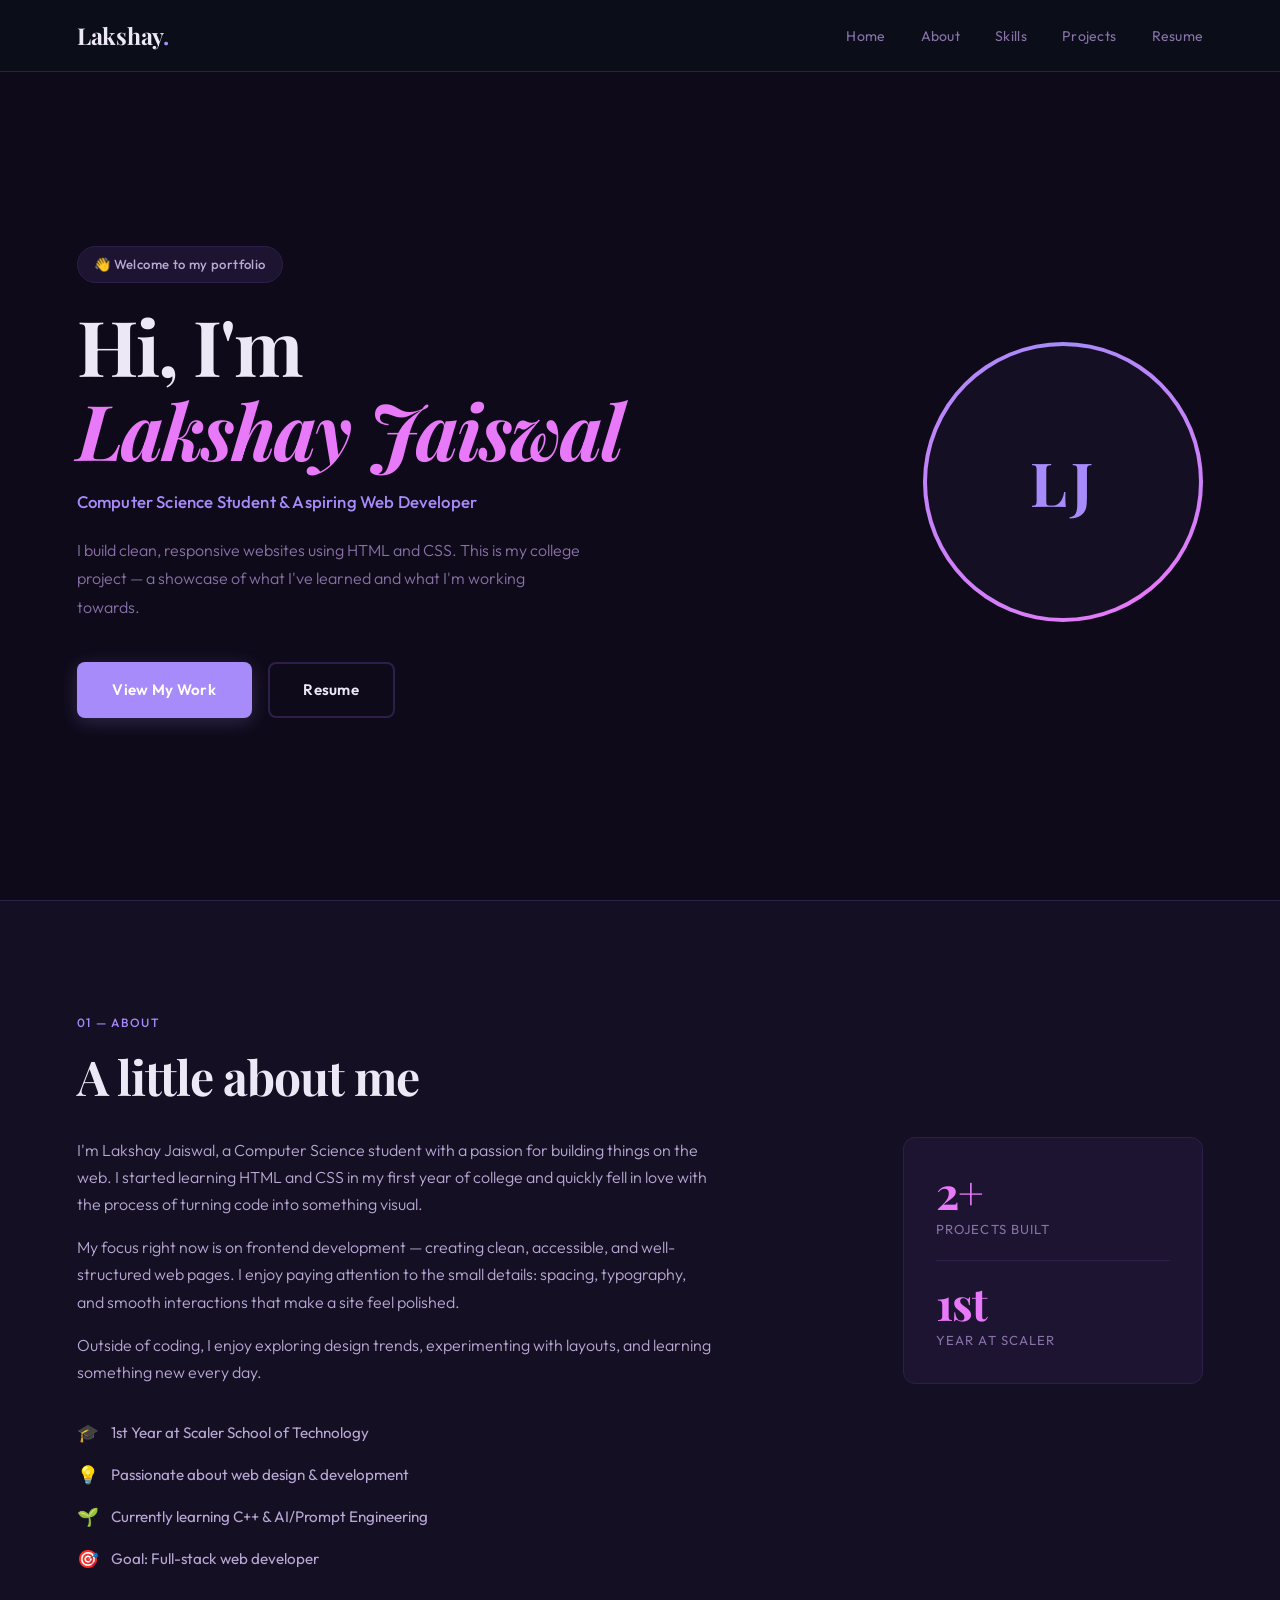
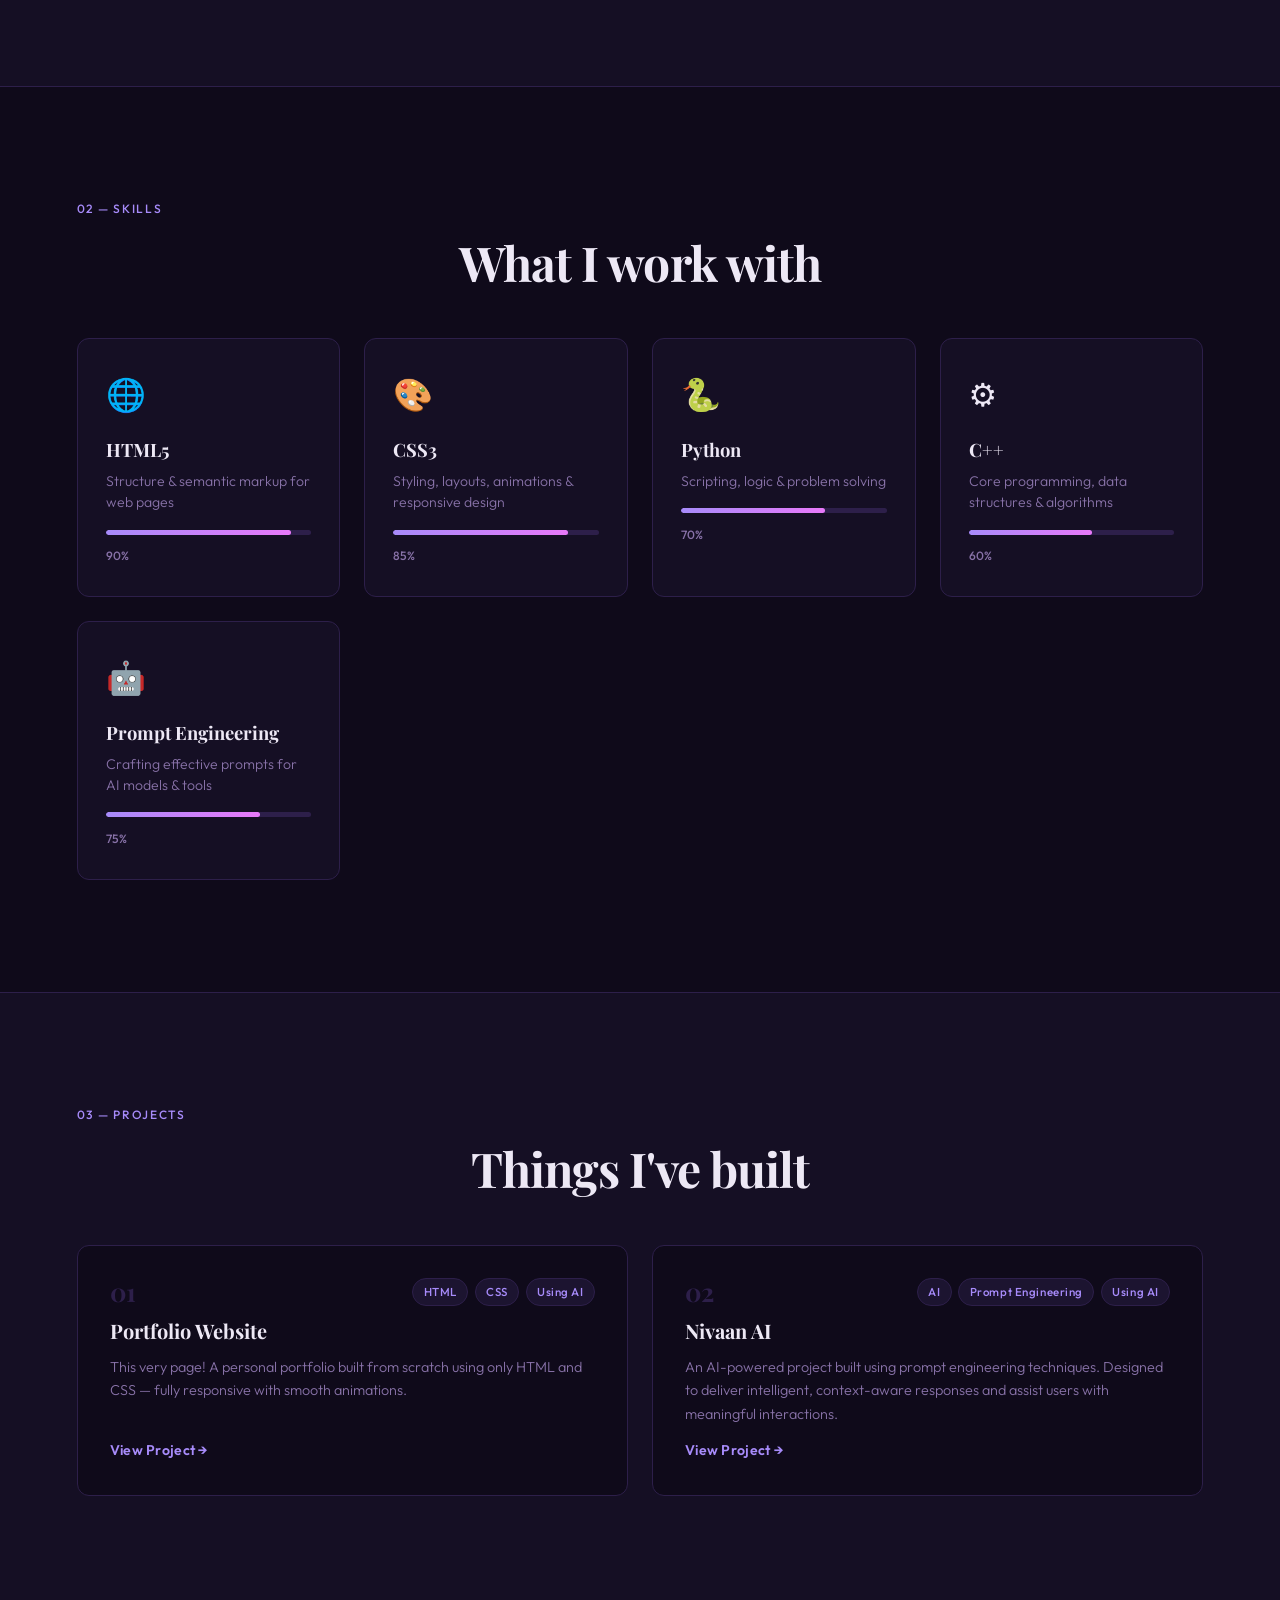
<file: index.html>
<!DOCTYPE html>
<html lang="en">
<head>
  <meta charset="UTF-8" />
  <meta name="viewport" content="width=device-width, initial-scale=1.0" />
  <title>Lakshay Jaiswal — Portfolio</title>
  <link rel="stylesheet" href="index.css" />
  <link rel="preconnect" href="https://fonts.googleapis.com" />
  <link rel="preconnect" href="https://fonts.gstatic.com" crossorigin />
  <link href="https://fonts.googleapis.com/css2?family=Playfair+Display:ital,wght@0,400;0,700;1,400&family=Outfit:wght@300;400;500;600;700&display=swap" rel="stylesheet" />
</head>
<body>

  <header class="navbar">
    <div class="nav-brand">Lakshay<span>.</span></div>
    <nav>
      <ul class="nav-links">
        <li><a href="#home">Home</a></li>
        <li><a href="#about">About</a></li>
        <li><a href="#skills">Skills</a></li>
        <li><a href="#projects">Projects</a></li>
        <li><a href="resume.html">Resume</a></li>
      </ul>
    </nav>
  </header>

  <section class="hero" id="home">
    <div class="hero-content">
      <span class="badge">👋 Welcome to my portfolio</span>
      <h1 class="hero-title">
        Hi, I'm <br />
        <span class="highlight">Lakshay Jaiswal</span>
      </h1>
      <p class="hero-role">Computer Science Student &amp; Aspiring Web Developer</p>
      <p class="hero-desc">
        I build clean, responsive websites using HTML and CSS.
        This is my college project — a showcase of what I've learned
        and what I'm working towards.
      </p>
      <div class="hero-btns">
        <a href="#projects" class="btn btn-primary">View My Work</a>
        <a href="resume.html" class="btn btn-outline">Resume</a>
      </div>
    </div>
    <div class="hero-avatar">
      <div class="avatar-ring">
        <div class="avatar-box">LJ</div>
      </div>
      <div class="avatar-glow"></div>
    </div>
  </section>


  <section class="section about" id="about">
    <div class="section-label">01 — About</div>
    <h2 class="section-title">A little about me</h2>
    <div class="about-grid">
      <div class="about-text">
        <p>
          I'm Lakshay Jaiswal, a Computer Science student with a passion for building
          things on the web. I started learning HTML and CSS in my first year of college
          and quickly fell in love with the process of turning code into something visual.
        </p>
        <p>
          My focus right now is on frontend development — creating clean, accessible,
          and well-structured web pages. I enjoy paying attention to the small details:
          spacing, typography, and smooth interactions that make a site feel polished.
        </p>
        <p>
          Outside of coding, I enjoy exploring design trends, experimenting with layouts,
          and learning something new every day.
        </p>
        <ul class="about-facts">
          <li><span class="fact-icon">🎓</span> 1st Year at Scaler School of Technology</li>
          <li><span class="fact-icon">💡</span> Passionate about web design &amp; development</li>
          <li><span class="fact-icon">🌱</span> Currently learning C++ &amp; AI/Prompt Engineering</li>
          <li><span class="fact-icon">🎯</span> Goal: Full-stack web developer</li>
        </ul>
      </div>
      <div class="about-card">
        <div class="card-stat">
          <span class="stat-num">2+</span>
          <span class="stat-label">Projects built</span>
        </div>
        <div class="card-divider"></div>
        <div class="card-stat">
          <span class="stat-num">1st</span>
          <span class="stat-label">Year at Scaler</span>
        </div>
      </div>
    </div>
  </section>

  <section class="section skills" id="skills">
    <div class="section-label">02 — Skills</div>
    <h2 class="section-title centered">What I work with</h2>
    <div class="skills-grid">

      <div class="skill-card">
        <div class="skill-icon">🌐</div>
        <h3 class="skill-name">HTML5</h3>
        <p class="skill-desc">Structure &amp; semantic markup for web pages</p>
        <div class="skill-bar-track">
          <div class="skill-bar-fill" style="--pct: 90%;"></div>
        </div>
        <span class="skill-pct">90%</span>
      </div>

      <div class="skill-card">
        <div class="skill-icon">🎨</div>
        <h3 class="skill-name">CSS3</h3>
        <p class="skill-desc">Styling, layouts, animations &amp; responsive design</p>
        <div class="skill-bar-track">
          <div class="skill-bar-fill" style="--pct: 85%;"></div>
        </div>
        <span class="skill-pct">85%</span>
      </div>

      <div class="skill-card">
        <div class="skill-icon">🐍</div>
        <h3 class="skill-name">Python</h3>
        <p class="skill-desc">Scripting, logic &amp; problem solving</p>
        <div class="skill-bar-track">
          <div class="skill-bar-fill" style="--pct: 70%;"></div>
        </div>
        <span class="skill-pct">70%</span>
      </div>

      <div class="skill-card">
        <div class="skill-icon">⚙️</div>
        <h3 class="skill-name">C++</h3>
        <p class="skill-desc">Core programming, data structures &amp; algorithms</p>
        <div class="skill-bar-track">
          <div class="skill-bar-fill" style="--pct: 60%;"></div>
        </div>
        <span class="skill-pct">60%</span>
      </div>

      <div class="skill-card">
        <div class="skill-icon">🤖</div>
        <h3 class="skill-name">Prompt Engineering</h3>
        <p class="skill-desc">Crafting effective prompts for AI models &amp; tools</p>
        <div class="skill-bar-track">
          <div class="skill-bar-fill" style="--pct: 75%;"></div>
        </div>
        <span class="skill-pct">75%</span>
      </div>

    </div>
  </section>
  <section class="section projects" id="projects">
    <div class="section-label">03 — Projects</div>
    <h2 class="section-title centered">Things I've built</h2>
    <div class="projects-grid">

      <article class="project-card">
        <div class="project-top">
          <span class="project-num">01</span>
          <div class="project-tags">
            <span class="tag">HTML</span>
            <span class="tag">CSS</span>
            <span class="tag">Using AI</span>
          </div>
        </div>
        <h3 class="project-title">Portfolio Website</h3>
        <p class="project-desc">
          This very page! A personal portfolio built from scratch
          using only HTML and CSS — fully responsive with smooth animations.
        </p>
        <a href="#home" class="project-link">View Project →</a>
      </article>

      <article class="project-card">
        <div class="project-top">
          <span class="project-num">02</span>
          <div class="project-tags">
            <span class="tag">AI</span>
            <span class="tag">Prompt Engineering</span>
            <span class="tag">Using AI</span>
          </div>
        </div>
        <h3 class="project-title">Nivaan AI</h3>
        <p class="project-desc">
          An AI-powered project built using prompt engineering techniques.
          Designed to deliver intelligent, context-aware responses and
          assist users with meaningful interactions.
        </p>
        <a href="#projects" class="project-link">View Project →</a>
      </article>

    </div>
  </section>

</body>
</html>
</file>
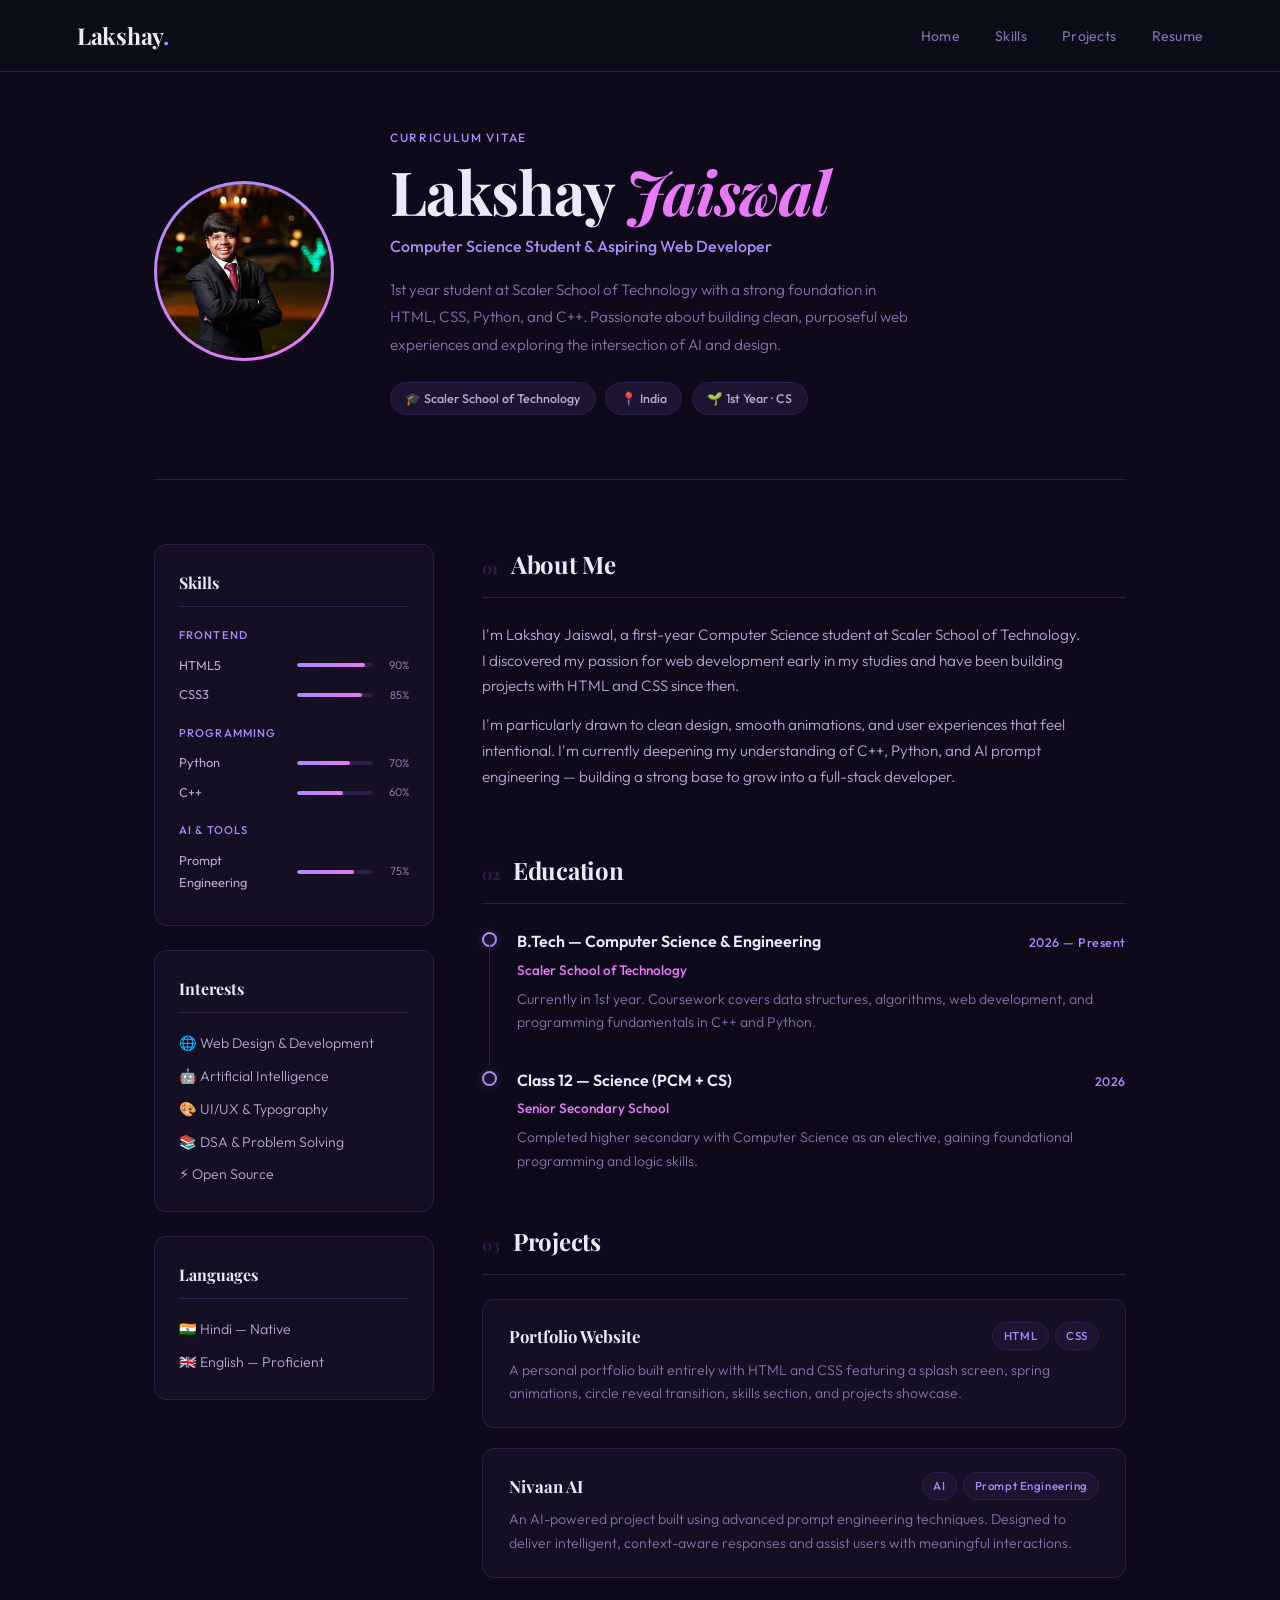
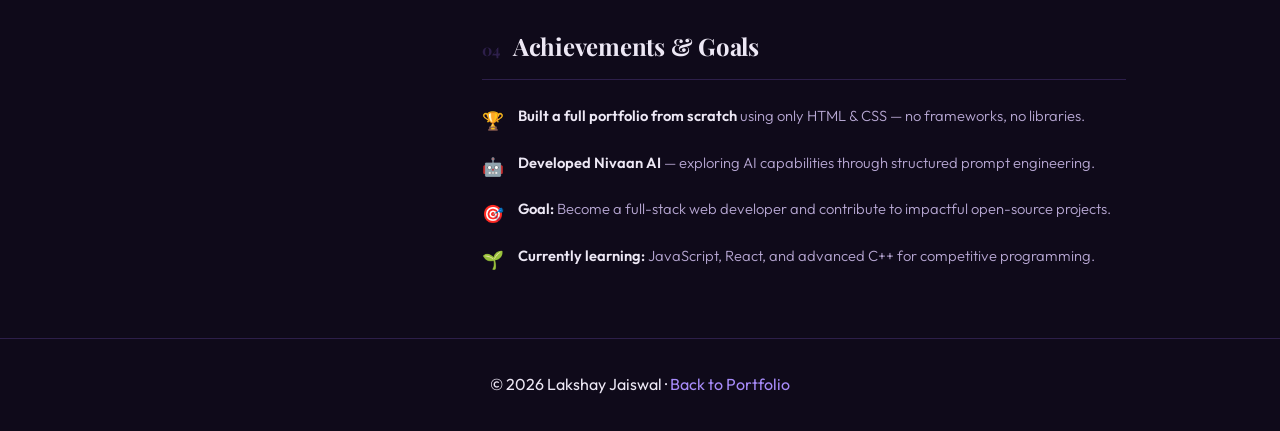
<file: resume.html>
<!DOCTYPE html>
<html lang="en">
<head>
  <meta charset="UTF-8" />
  <meta name="viewport" content="width=device-width, initial-scale=1.0" />
  <title>Lakshay Jaiswal — Resume</title>
  <link rel="stylesheet" href="index.css" />
  <link rel="stylesheet" href="resume.css" />
  <link rel="preconnect" href="https://fonts.googleapis.com" />
  <link rel="preconnect" href="https://fonts.gstatic.com" crossorigin />
  <link href="https://fonts.googleapis.com/css2?family=Playfair+Display:ital,wght@0,400;0,700;1,400&family=Outfit:wght@300;400;500;600;700&display=swap" rel="stylesheet" />
</head>
<body>

  <header class="navbar">
    <div class="nav-brand"><a href="index.html" style="color:inherit">Lakshay<span>.</span></a></div>
    <nav>
      <ul class="nav-links">
        <li><a href="index.html#home">Home</a></li>
        <li><a href="index.html#skills">Skills</a></li>
        <li><a href="index.html#projects">Projects</a></li>
        <li><a href="resume.html" class="active">Resume</a></li>
      </ul>
    </nav>
  </header>

  <div class="page">
    <section class="identity">
      <div class="identity-left">
        <div class="photo-ring">
          <img src="photo.jpg" alt="Lakshay Jaiswal" class="profile-photo" />
        </div>
        <div class="avatar-glow"></div>
      </div>
      <div class="identity-right">
        <p class="identity-eyebrow">Curriculum Vitae</p>
        <h1 class="identity-name">Lakshay <span>Jaiswal</span></h1>
        <p class="identity-role">Computer Science Student &amp; Aspiring Web Developer</p>
        <p class="identity-bio">
          1st year student at Scaler School of Technology with a strong foundation
          in HTML, CSS, Python, and C++. Passionate about building clean, purposeful
          web experiences and exploring the intersection of AI and design.
        </p>
        <div class="identity-chips">
          <span class="chip">🎓 Scaler School of Technology</span>
          <span class="chip">📍 India</span>
          <span class="chip">🌱 1st Year · CS</span>
        </div>
      </div>
    </section>

    <div class="resume-body">
      <aside class="resume-aside">

        <div class="card">
          <h2 class="card-title">Skills</h2>

          <div class="skill-group">
            <p class="skill-group-label">Frontend</p>
            <div class="skill-row">
              <span class="skill-name-sm">HTML5</span>
              <div class="bar-track"><div class="bar-fill" style="--pct:90%"></div></div>
              <span class="pct">90%</span>
            </div>
            <div class="skill-row">
              <span class="skill-name-sm">CSS3</span>
              <div class="bar-track"><div class="bar-fill" style="--pct:85%"></div></div>
              <span class="pct">85%</span>
            </div>
          </div>

          <div class="skill-group">
            <p class="skill-group-label">Programming</p>
            <div class="skill-row">
              <span class="skill-name-sm">Python</span>
              <div class="bar-track"><div class="bar-fill" style="--pct:70%"></div></div>
              <span class="pct">70%</span>
            </div>
            <div class="skill-row">
              <span class="skill-name-sm">C++</span>
              <div class="bar-track"><div class="bar-fill" style="--pct:60%"></div></div>
              <span class="pct">60%</span>
            </div>
          </div>

          <div class="skill-group">
            <p class="skill-group-label">AI &amp; Tools</p>
            <div class="skill-row">
              <span class="skill-name-sm">Prompt Engineering</span>
              <div class="bar-track"><div class="bar-fill" style="--pct:75%"></div></div>
              <span class="pct">75%</span>
            </div>
          </div>
        </div>


        <div class="card">
          <h2 class="card-title">Interests</h2>
          <ul class="interest-list">
            <li>🌐 Web Design &amp; Development</li>
            <li>🤖 Artificial Intelligence</li>
            <li>🎨 UI/UX &amp; Typography</li>
            <li>📚 DSA &amp; Problem Solving</li>
            <li>⚡ Open Source</li>
          </ul>
        </div>


        <div class="card">
          <h2 class="card-title">Languages</h2>
          <ul class="interest-list">
            <li>🇮🇳 Hindi — Native</li>
            <li>🇬🇧 English — Proficient</li>
          </ul>
        </div>

      </aside>


      <main class="resume-main">


        <section class="resume-section">
          <div class="section-header">
            <span class="section-num">01</span>
            <h2 class="section-heading">About Me</h2>
          </div>
          <div class="section-body">
            <p>
              I'm Lakshay Jaiswal, a first-year Computer Science student at
              Scaler School of Technology. I discovered my passion for web
              development early in my studies and have been building projects
              with HTML and CSS since then.
            </p>
            <p>
              I'm particularly drawn to clean design, smooth animations, and
              user experiences that feel intentional. I'm currently deepening
              my understanding of C++, Python, and AI prompt engineering —
              building a strong base to grow into a full-stack developer.
            </p>
          </div>
        </section>

        <section class="resume-section">
          <div class="section-header">
            <span class="section-num">02</span>
            <h2 class="section-heading">Education</h2>
          </div>
          <div class="timeline">
            <div class="timeline-item">
              <div class="timeline-dot"></div>
              <div class="timeline-content">
                <div class="timeline-top">
                  <h3 class="timeline-title">B.Tech — Computer Science &amp; Engineering</h3>
                  <span class="timeline-date">2026 — Present</span>
                </div>
                <p class="timeline-org">Scaler School of Technology</p>
                <p class="timeline-desc">
                  Currently in 1st year. Coursework covers data structures,
                  algorithms, web development, and programming fundamentals
                  in C++ and Python.
                </p>
              </div>
            </div>
            <div class="timeline-item">
              <div class="timeline-dot"></div>
              <div class="timeline-content">
                <div class="timeline-top">
                  <h3 class="timeline-title">Class 12 — Science (PCM + CS)</h3>
                  <span class="timeline-date">2026</span>
                </div>
                <p class="timeline-org">Senior Secondary School</p>
                <p class="timeline-desc">
                  Completed higher secondary with Computer Science as an
                  elective, gaining foundational programming and logic skills.
                </p>
              </div>
            </div>
          </div>
        </section>

        <section class="resume-section">
          <div class="section-header">
            <span class="section-num">03</span>
            <h2 class="section-heading">Projects</h2>
          </div>
          <div class="project-list">

            <div class="project-item">
              <div class="project-item-top">
                <h3 class="project-item-title">Portfolio Website</h3>
                <div class="project-item-tags">
                  <span class="tag">HTML</span>
                  <span class="tag">CSS</span>
                </div>
              </div>
              <p class="project-item-desc">
                A personal portfolio built entirely with HTML and CSS featuring
                a splash screen, spring animations, circle reveal transition,
                skills section, and projects showcase.
              </p>
            </div>

            <div class="project-item">
              <div class="project-item-top">
                <h3 class="project-item-title">Nivaan AI</h3>
                <div class="project-item-tags">
                  <span class="tag">AI</span>
                  <span class="tag">Prompt Engineering</span>
                </div>
              </div>
              <p class="project-item-desc">
                An AI-powered project built using advanced prompt engineering
                techniques. Designed to deliver intelligent, context-aware
                responses and assist users with meaningful interactions.
              </p>
            </div>

          </div>
        </section>

        <section class="resume-section">
          <div class="section-header">
            <span class="section-num">04</span>
            <h2 class="section-heading">Achievements &amp; Goals</h2>
          </div>
          <ul class="achieve-list">
            <li>
              <span class="achieve-icon">🏆</span>
              <div>
                <strong>Built a full portfolio from scratch</strong> using only HTML &amp; CSS —
                no frameworks, no libraries.
              </div>
            </li>
            <li>
              <span class="achieve-icon">🤖</span>
              <div>
                <strong>Developed Nivaan AI</strong> — exploring AI capabilities through
                structured prompt engineering.
              </div>
            </li>
            <li>
              <span class="achieve-icon">🎯</span>
              <div>
                <strong>Goal:</strong> Become a full-stack web developer and contribute
                to impactful open-source projects.
              </div>
            </li>
            <li>
              <span class="achieve-icon">🌱</span>
              <div>
                <strong>Currently learning:</strong> JavaScript, React, and advanced
                C++ for competitive programming.
              </div>
            </li>
          </ul>
        </section>

      </main>
    </div>
  </div>

  <footer class="footer">
    <p>© 2026 Lakshay Jaiswal · <a href="index.html">Back to Portfolio</a></p>
  </footer>

</body>
</html>
</file>
<file: index.css>
@import url('https://fonts.googleapis.com/css2?family=Playfair+Display:ital,wght@0,400;0,700;1,400&family=Outfit:wght@300;400;500;600;700&display=swap');


:root {
  --bg:           #0f0a1a;
  --bg-card:      #150f24;
  --bg-card2:     #1c1430;
  --border:       #2d1f4a;
  --accent:       #a78bfa;
  --accent-dark:  #8b5cf6;
  --accent-glow:  rgba(167, 139, 250, 0.22);
  --gold:         #e879f9;
  --green:        #a78bfa;
  --text:         #ede8f5;
  --text-muted:   #8872a8;
  --text-soft:    #b8a8d4;
  --radius:       12px;
  --radius-sm:    8px;
  --font-display: 'Playfair Display', Georgia, serif;
  --font-body:    'Outfit', system-ui, sans-serif;
  --transition:   0.25s ease;
}


*, *::before, *::after {
  margin: 0;
  padding: 0;
  box-sizing: border-box;
}

html {
  scroll-behavior: smooth;
}

body {
  background-color: var(--bg);
  color: var(--text);
  font-family: var(--font-body);
  font-size: 16px;
  line-height: 1.7;
  -webkit-font-smoothing: antialiased;
  overflow-x: hidden;
}

a {
  text-decoration: none;
  color: inherit;
}

ul {
  list-style: none;
}

img {
  max-width: 100%;
  display: block;
}


.splash {
  position: fixed;
  inset: 0;                      
  z-index: 9999;
  background: var(--bg);
  display: flex;
  flex-direction: column;
  align-items: center;
  justify-content: center;
  gap: 1.5rem;
  animation: splash-hide 0.5s ease 2.5s forwards;
  pointer-events: none;           
}

@keyframes splash-hide {
  to {
    opacity: 0;
    visibility: hidden;
  }
}

.splash-logo {
  font-family: var(--font-display);
  font-size: 5rem;
  font-weight: 700;
  color: var(--accent);
  letter-spacing: 0.1em;
  animation: spring-in 0.7s cubic-bezier(0.34, 1.56, 0.64, 1) both;
}

@keyframes spring-in {
  from { opacity: 0; transform: scale(0.4) translateY(30px); }
  to   { opacity: 1; transform: scale(1) translateY(0); }
}

.splash-bar {
  width: 180px;
  height: 4px;
  background: var(--border);
  border-radius: 99px;
  overflow: hidden;
}

.splash-fill {
  height: 100%;
  width: 0;
  background: linear-gradient(90deg, var(--accent), var(--gold));
  border-radius: 99px;
  animation: bar-fill 2s cubic-bezier(0.4, 0, 0.2, 1) 0.3s forwards;
}

@keyframes bar-fill {
  from { width: 0%; }
  to   { width: 100%; }
}

.splash-label {
  font-size: 0.78rem;
  color: var(--text-muted);
  letter-spacing: 0.14em;
  text-transform: uppercase;
  animation: fade-up 0.5s ease 0.3s both;
}

.navbar {
  position: fixed;
  top: 0;
  left: 0;
  right: 0;
  z-index: 500;
  display: flex;
  align-items: center;
  justify-content: space-between;
  padding: 1rem 6%;
  background: rgba(12, 15, 26, 0.82);
  backdrop-filter: blur(14px);
  -webkit-backdrop-filter: blur(14px);
  border-bottom: 1px solid var(--border);
  animation: fade-down 0.4s ease 0.1s both;
}

@keyframes fade-down {
  from { opacity: 0; transform: translateY(-20px); }
  to   { opacity: 1; transform: translateY(0); }
}

.nav-brand {
  font-family: var(--font-display);
  font-size: 1.45rem;
  font-weight: 700;
  color: var(--text);
  letter-spacing: -0.01em;
}

.nav-brand span {
  color: var(--accent);
}

.nav-links {
  display: flex;
  gap: 2.2rem;
}

.nav-links a {
  font-size: 0.88rem;
  font-weight: 400;
  color: var(--text-muted);
  letter-spacing: 0.02em;
  transition: color var(--transition);
  position: relative;
}

.nav-links a::after {
  content: '';
  position: absolute;
  bottom: -3px;
  left: 0;
  width: 0;
  height: 1.5px;
  background: var(--accent);
  transition: width var(--transition);
}

.nav-links a:hover {
  color: var(--text);
}

.nav-links a:hover::after {
  width: 100%;
}

.section {
  padding: 7rem 6%;
}

.section-label {
  font-size: 0.75rem;
  font-weight: 500;
  color: var(--accent);
  letter-spacing: 0.14em;
  text-transform: uppercase;
  margin-bottom: 1rem;
}

.section-title {
  font-family: var(--font-display);
  font-size: clamp(2rem, 4vw, 3rem);
  font-weight: 700;
  line-height: 1.15;
  letter-spacing: -0.02em;
  color: var(--text);
  margin-bottom: 2rem;
}

.section-title.centered {
  text-align: center;
  margin-bottom: 3rem;
}


.hero {
  min-height: 100vh;
  display: flex;
  align-items: center;
  justify-content: space-between;
  gap: 4rem;
  padding: 10rem 6% 6rem;
}

.hero-content {
  max-width: 580px;
  animation: fade-up 0.5s ease 0.2s both;
}

.badge {
  display: inline-block;
  padding: 0.4rem 1rem;
  background: var(--bg-card2);
  border: 1px solid var(--border);
  border-radius: 99px;
  font-size: 0.82rem;
  font-weight: 500;
  color: var(--text-soft);
  letter-spacing: 0.03em;
  margin-bottom: 1.25rem;
}

.hero-title {
  font-family: var(--font-display);
  font-size: clamp(3rem, 6vw, 5rem);
  font-weight: 700;
  line-height: 1.1;
  letter-spacing: -0.025em;
  color: var(--text);
  margin-bottom: 1rem;
}

.hero-title .highlight {
  color: var(--gold);
  font-style: italic;
}

.hero-role {
  font-size: 1.05rem;
  font-weight: 500;
  color: var(--accent);
  margin-bottom: 1.2rem;
  letter-spacing: 0.01em;
}

.hero-desc {
  font-size: 1rem;
  font-weight: 300;
  color: var(--text-muted);
  max-width: 46ch;
  line-height: 1.8;
  margin-bottom: 2.5rem;
}

/* BUTTONS */
.hero-btns {
  display: flex;
  gap: 1rem;
  flex-wrap: wrap;
}

.btn {
  display: inline-block;
  padding: 0.82rem 2.1rem;
  border-radius: var(--radius-sm);
  font-family: var(--font-body);
  font-size: 0.95rem;
  font-weight: 600;
  cursor: pointer;
  letter-spacing: 0.02em;
  transition: transform var(--transition), box-shadow var(--transition), background var(--transition), color var(--transition);
  border: 2px solid transparent;
}

.btn-primary {
  background: var(--accent);
  color: #ffffff;
  box-shadow: 0 4px 18px var(--accent-glow);
}

.btn-primary:hover {
  background: #6ba3ff;
  transform: translateY(-3px);
  box-shadow: 0 10px 30px rgba(79, 142, 247, 0.45);
}

.btn-primary:active {
  animation: spring-click 0.45s cubic-bezier(0.34, 1.56, 0.64, 1);
}

@keyframes spring-click {
  0%   { transform: scale(1); }
  20%  { transform: scale(0.87); }
  50%  { transform: scale(1.16); }
  72%  { transform: scale(0.96); }
  88%  { transform: scale(1.04); }
  100% { transform: scale(1); }
}

.btn-outline {
  background: transparent;
  color: var(--text);
  border-color: var(--border);
}

.btn-outline:hover {
  border-color: var(--accent);
  color: var(--accent);
  transform: translateY(-3px);
}

.full-width {
  width: 100%;
  text-align: center;
}


.hero-avatar {
  position: relative;
  flex-shrink: 0;
  animation: fade-in 0.6s ease 0.3s both;
}

.avatar-ring {
  width: 280px;
  height: 280px;
  border-radius: 50%;
  background: conic-gradient(
    from 0deg,
    var(--accent)  0%,
    var(--gold)   40%,
    var(--accent) 100%
  );
  padding: 4px;
  display: flex;
  align-items: center;
  justify-content: center;
  animation: spin-slow 9s linear infinite;
}

.avatar-box {
  width: 100%;
  height: 100%;
  border-radius: 50%;
  background: var(--bg-card);
  display: flex;
  align-items: center;
  justify-content: center;
  font-family: var(--font-display);
  font-size: 3.8rem;
  font-weight: 700;
  color: var(--accent);
  letter-spacing: 0.06em;
}

.avatar-glow {
  position: absolute;
  inset: 10%;
  border-radius: 50%;
  background: radial-gradient(circle, var(--accent-glow) 0%, transparent 70%);
  z-index: -1;
  animation: pulse-glow 3s ease-in-out infinite;
}

@keyframes spin-slow {
  to { transform: rotate(360deg); }
}

@keyframes pulse-glow {
  0%, 100% { opacity: 0.4; transform: scale(1); }
  50%       { opacity: 1;   transform: scale(1.15); }
}


.about {
  background: var(--bg-card);
  border-top: 1px solid var(--border);
  border-bottom: 1px solid var(--border);
}

.about-grid {
  display: grid;
  grid-template-columns: 1fr 300px;
  gap: 4rem;
  align-items: start;
}

.about-text p {
  color: var(--text-soft);
  font-weight: 300;
  margin-bottom: 1rem;
  max-width: 58ch;
}

.about-facts {
  margin-top: 2rem;
  display: flex;
  flex-direction: column;
  gap: 0.75rem;
}

.about-facts li {
  display: flex;
  align-items: center;
  gap: 0.75rem;
  font-size: 0.95rem;
  color: var(--text-soft);
}

.fact-icon { font-size: 1.1rem; }

.about-card {
  background: var(--bg-card2);
  border: 1px solid var(--border);
  border-radius: var(--radius);
  padding: 2rem;
  display: flex;
  flex-direction: column;
  gap: 1.25rem;
}

.card-stat {
  display: flex;
  flex-direction: column;
  gap: 0.2rem;
}

.stat-num {
  font-family: var(--font-display);
  font-size: 2.8rem;
  font-weight: 700;
  color: var(--gold);
  line-height: 1;
  letter-spacing: -0.02em;
}

.stat-label {
  font-size: 0.82rem;
  color: var(--text-muted);
  text-transform: uppercase;
  letter-spacing: 0.08em;
}

.card-divider {
  height: 1px;
  background: var(--border);
}

.skills-grid {
  display: grid;
  grid-template-columns: repeat(auto-fit, minmax(260px, 1fr));
  gap: 1.5rem;
}

.skill-card {
  background: var(--bg-card);
  border: 1px solid var(--border);
  border-radius: var(--radius);
  padding: 1.75rem;
  transition: transform var(--transition), border-color var(--transition), box-shadow var(--transition);
}

.skill-card:hover {
  transform: translateY(-4px);
  border-color: var(--accent);
  box-shadow: 0 8px 30px var(--accent-glow);
}

.skill-icon {
  font-size: 2rem;
  margin-bottom: 0.75rem;
}

.skill-name {
  font-family: var(--font-display);
  font-size: 1.15rem;
  font-weight: 700;
  color: var(--text);
  margin-bottom: 0.4rem;
}

.skill-desc {
  font-size: 0.88rem;
  color: var(--text-muted);
  font-weight: 300;
  margin-bottom: 1rem;
  line-height: 1.5;
}


.skill-bar-track {
  height: 5px;
  background: var(--border);
  border-radius: 99px;
  overflow: hidden;
  margin-bottom: 0.4rem;
}

.skill-bar-fill {
  height: 100%;
  width: var(--pct);
  background: linear-gradient(90deg, var(--accent), var(--gold));
  border-radius: 99px;
  animation: bar-grow 1.2s cubic-bezier(0.4, 0, 0.2, 1) both;
}

@keyframes bar-grow {
  from { width: 0; }
  to   { width: var(--pct); }
}

.skill-pct {
  font-size: 0.75rem;
  color: var(--text-muted);
  font-weight: 500;
}


.projects {
  background: var(--bg-card);
  border-top: 1px solid var(--border);
  border-bottom: 1px solid var(--border);
}

.projects-grid {
  display: grid;
  grid-template-columns: repeat(auto-fit, minmax(280px, 1fr));
  gap: 1.5rem;
}

.project-card {
  background: var(--bg);
  border: 1px solid var(--border);
  border-radius: var(--radius);
  padding: 2rem;
  display: flex;
  flex-direction: column;
  gap: 0.75rem;
  transition: transform var(--transition), border-color var(--transition), box-shadow var(--transition);
}

.project-card:hover {
  transform: translateY(-5px);
  border-color: var(--gold);
  box-shadow: 0 10px 35px rgba(240, 192, 96, 0.12);
}

.project-top {
  display: flex;
  align-items: center;
  justify-content: space-between;
}

.project-num {
  font-family: var(--font-display);
  font-size: 1.6rem;
  font-weight: 700;
  color: var(--border);
  letter-spacing: -0.02em;
  line-height: 1;
}

.project-tags {
  display: flex;
  gap: 0.4rem;
  flex-wrap: wrap;
}

.tag {
  padding: 0.2rem 0.65rem;
  background: var(--bg-card2);
  border: 1px solid var(--border);
  border-radius: 99px;
  font-size: 0.72rem;
  font-weight: 500;
  color: var(--accent);
  letter-spacing: 0.05em;
}

.project-title {
  font-family: var(--font-display);
  font-size: 1.25rem;
  font-weight: 700;
  color: var(--text);
  line-height: 1.3;
}

.project-desc {
  font-size: 0.9rem;
  color: var(--text-muted);
  font-weight: 300;
  line-height: 1.65;
  flex: 1;
}

.project-link {
  font-size: 0.88rem;
  font-weight: 600;
  color: var(--accent);
  letter-spacing: 0.02em;
  transition: color var(--transition), gap var(--transition);
  align-self: flex-start;
}

.project-link:hover {
  color: var(--gold);
}


.contact-section {
  background: var(--bg-card);
  border-top: 1px solid var(--border);
}

.contact-sub {
  text-align: center;
  color: var(--text-muted);
  font-weight: 300;
  max-width: 44ch;
  margin: -1.5rem auto 3rem;
  font-size: 0.98rem;
}

.contact-grid {
  display: grid;
  grid-template-columns: 1fr 1.5fr;
  gap: 4rem;
  align-items: start;
}

.contact-info {
  display: flex;
  flex-direction: column;
  gap: 2rem;
}

.contact-item {
  display: flex;
  align-items: flex-start;
  gap: 1rem;
}

.contact-icon {
  font-size: 1.5rem;
  margin-top: 0.1rem;
}

.contact-label {
  font-size: 0.75rem;
  color: var(--text-muted);
  text-transform: uppercase;
  letter-spacing: 0.1em;
  margin-bottom: 0.2rem;
}

.contact-value {
  font-size: 0.95rem;
  color: var(--accent);
  font-weight: 400;
  text-decoration: none;
  transition: color var(--transition);
}

.contact-value:hover { color: var(--gold); }

.contact-form {
  display: flex;
  flex-direction: column;
  gap: 1.25rem;
}

.form-group {
  display: flex;
  flex-direction: column;
  gap: 0.4rem;
}

.form-group label {
  font-size: 0.82rem;
  font-weight: 500;
  color: var(--text-soft);
  letter-spacing: 0.04em;
  text-transform: uppercase;
}

.form-group input,
.form-group textarea {
  background: var(--bg);
  border: 1px solid var(--border);
  border-radius: var(--radius-sm);
  padding: 0.8rem 1rem;
  font-family: var(--font-body);
  font-size: 0.95rem;
  color: var(--text);
  outline: none;
  resize: vertical;
  transition: border-color var(--transition), box-shadow var(--transition);
}

.form-group input::placeholder,
.form-group textarea::placeholder { color: var(--text-muted); }

.form-group input:focus,
.form-group textarea:focus {
  border-color: var(--accent);
  box-shadow: 0 0 0 3px var(--accent-glow);
}


.footer {
  border-top: 1px solid var(--border);
  padding: 2rem 6%;
  text-align: center;
  display: flex;
  flex-direction: column;
  gap: 0.4rem;
}

.footer-copy {
  font-size: 0.88rem;
  color: var(--text-muted);
}

.footer-note {
  font-size: 0.78rem;
  color: var(--border);
  letter-spacing: 0.06em;
  text-transform: uppercase;
}

@keyframes fade-up {
  from { opacity: 0; transform: translateY(24px); }
  to   { opacity: 1; transform: translateY(0); }
}

@keyframes fade-in {
  from { opacity: 0; }
  to   { opacity: 1; }
}


@media (max-width: 900px) {
  .hero {
    flex-direction: column-reverse;
    text-align: center;
    padding-top: 8rem;
  }

  .hero-desc { max-width: 100%; }

  .hero-btns { justify-content: center; }

  .avatar-ring {
    width: 200px;
    height: 200px;
  }

  .avatar-box { font-size: 2.8rem; }

  .about-grid,
  .contact-grid {
    grid-template-columns: 1fr;
  }

  .nav-links { gap: 1.4rem; }
}

@media (max-width: 600px) {
  .section { padding: 5rem 5%; }

  .navbar { padding: 1rem 5%; }

  .hero { padding: 7rem 5% 4rem; }

  .nav-links { gap: 1rem; }

  .nav-links a { font-size: 0.8rem; }

  .skills-grid,
  .projects-grid {
    grid-template-columns: 1fr;
  }
}
</file>
<file: resume.css>
/* Resume-specific layout — base styles come from index.css */

/* ── PAGE WRAPPER ── */
.page {
  max-width: 1100px;
  margin: 0 auto;
  padding: 8rem 5% 4rem;
}

/* ── IDENTITY / HERO ── */
.identity {
  display: flex;
  gap: 3.5rem;
  align-items: center;
  padding-bottom: 4rem;
  border-bottom: 1px solid var(--border);
  margin-bottom: 4rem;
  animation: fade-up 0.7s ease both;
}

.identity-left {
  position: relative;
  flex-shrink: 0;
}

.identity-eyebrow {
  font-size: 0.75rem;
  font-weight: 500;
  color: var(--accent);
  letter-spacing: 0.14em;
  text-transform: uppercase;
  margin-bottom: 0.6rem;
}

.identity-name {
  font-family: var(--font-display);
  font-size: clamp(2.4rem, 5vw, 3.8rem);
  font-weight: 700;
  line-height: 1.1;
  letter-spacing: -0.02em;
  color: var(--text);
  margin-bottom: 0.5rem;
}

.identity-name span {
  color: var(--gold);
  font-style: italic;
}

.identity-role {
  font-size: 1rem;
  font-weight: 500;
  color: var(--accent);
  margin-bottom: 1rem;
}

.identity-bio {
  font-size: 0.95rem;
  font-weight: 300;
  color: var(--text-muted);
  max-width: 52ch;
  line-height: 1.8;
  margin-bottom: 1.5rem;
}

.identity-chips {
  display: flex;
  gap: 0.6rem;
  flex-wrap: wrap;
}

.chip {
  padding: 0.3rem 0.9rem;
  background: var(--bg-card2);
  border: 1px solid var(--border);
  border-radius: 99px;
  font-size: 0.78rem;
  font-weight: 500;
  color: var(--text-soft);
}

/* ── PROFILE PHOTO ── */
.photo-ring {
  width: 180px;
  height: 180px;
  border-radius: 50%;
  background: conic-gradient(from 0deg, var(--accent) 0%, var(--gold) 40%, var(--accent) 100%);
  padding: 3px;
  display: flex;
  align-items: center;
  justify-content: center;
  animation: spin-slow 9s linear infinite;
  flex-shrink: 0;
}

.profile-photo {
  width: 100%;
  height: 100%;
  border-radius: 50%;
  object-fit: cover;
  object-position: center top;
  display: block;
}

/* ── TWO-COLUMN BODY ── */
.resume-body {
  display: grid;
  grid-template-columns: 280px 1fr;
  gap: 3rem;
  align-items: start;
}

/* ── ASIDE CARDS ── */
.resume-aside {
  display: flex;
  flex-direction: column;
  gap: 1.5rem;
  position: sticky;
  top: 6rem;
}

.card {
  background: var(--bg-card);
  border: 1px solid var(--border);
  border-radius: var(--radius);
  padding: 1.5rem;
}

.card-title {
  font-family: var(--font-display);
  font-size: 1rem;
  font-weight: 700;
  color: var(--text);
  margin-bottom: 1.2rem;
  padding-bottom: 0.6rem;
  border-bottom: 1px solid var(--border);
}

.skill-group { margin-bottom: 1.1rem; }
.skill-group:last-child { margin-bottom: 0; }

.skill-group-label {
  font-size: 0.7rem;
  font-weight: 500;
  color: var(--accent);
  text-transform: uppercase;
  letter-spacing: 0.1em;
  margin-bottom: 0.6rem;
}

.skill-row {
  display: flex;
  align-items: center;
  gap: 0.5rem;
  margin-bottom: 0.5rem;
}

.skill-name-sm {
  font-size: 0.8rem;
  color: var(--text-soft);
  width: 110px;
  flex-shrink: 0;
}

.bar-track {
  flex: 1;
  height: 4px;
  background: var(--border);
  border-radius: 99px;
  overflow: hidden;
}

.bar-fill {
  height: 100%;
  width: var(--pct);
  background: linear-gradient(90deg, var(--accent), var(--gold));
  border-radius: 99px;
  animation: bar-grow 1.2s cubic-bezier(0.4, 0, 0.2, 1) both;
}

.pct {
  font-size: 0.7rem;
  color: var(--text-muted);
  width: 28px;
  text-align: right;
  flex-shrink: 0;
}

.interest-list {
  display: flex;
  flex-direction: column;
  gap: 0.55rem;
}

.interest-list li {
  font-size: 0.88rem;
  color: var(--text-soft);
  font-weight: 300;
}

/* ── MAIN CONTENT ── */
.resume-main {
  display: flex;
  flex-direction: column;
  gap: 3rem;
}

.section-header {
  display: flex;
  align-items: baseline;
  gap: 0.8rem;
  margin-bottom: 1.5rem;
  padding-bottom: 0.75rem;
  border-bottom: 1px solid var(--border);
}

.section-num {
  font-family: var(--font-display);
  font-size: 1rem;
  font-weight: 700;
  color: var(--border);
}

.section-heading {
  font-family: var(--font-display);
  font-size: 1.5rem;
  font-weight: 700;
  color: var(--text);
  letter-spacing: -0.01em;
}

.section-body p {
  font-size: 0.95rem;
  font-weight: 300;
  color: var(--text-soft);
  max-width: 60ch;
  margin-bottom: 0.8rem;
}

/* ── TIMELINE ── */
.timeline {
  display: flex;
  flex-direction: column;
}

.timeline-item {
  display: flex;
  gap: 1.25rem;
  position: relative;
  padding-bottom: 2rem;
}

.timeline-item:last-child { padding-bottom: 0; }

.timeline-item:not(:last-child)::before {
  content: '';
  position: absolute;
  left: 7px;
  top: 16px;
  bottom: 0;
  width: 1px;
  background: var(--border);
}

.timeline-dot {
  width: 15px;
  height: 15px;
  border-radius: 50%;
  background: var(--bg-card2);
  border: 2px solid var(--accent);
  flex-shrink: 0;
  margin-top: 4px;
  box-shadow: 0 0 8px var(--accent-glow);
}

.timeline-content { flex: 1; }

.timeline-top {
  display: flex;
  align-items: baseline;
  justify-content: space-between;
  gap: 1rem;
  flex-wrap: wrap;
  margin-bottom: 0.2rem;
}

.timeline-title {
  font-size: 1rem;
  font-weight: 600;
  color: var(--text);
}

.timeline-date {
  font-size: 0.78rem;
  color: var(--accent);
  font-weight: 500;
  letter-spacing: 0.04em;
  flex-shrink: 0;
}

.timeline-org {
  font-size: 0.85rem;
  font-weight: 500;
  color: var(--gold);
  margin-bottom: 0.4rem;
}

.timeline-desc {
  font-size: 0.88rem;
  font-weight: 300;
  color: var(--text-muted);
  line-height: 1.65;
}

/* ── PROJECTS ── */
.project-list {
  display: flex;
  flex-direction: column;
  gap: 1.25rem;
}

.project-item {
  background: var(--bg-card);
  border: 1px solid var(--border);
  border-radius: var(--radius);
  padding: 1.4rem 1.6rem;
  transition: border-color var(--transition), transform var(--transition);
}

.project-item:hover {
  border-color: var(--gold);
  transform: translateX(4px);
}

.project-item-top {
  display: flex;
  align-items: center;
  justify-content: space-between;
  margin-bottom: 0.5rem;
  flex-wrap: wrap;
  gap: 0.5rem;
}

.project-item-title {
  font-family: var(--font-display);
  font-size: 1.05rem;
  font-weight: 700;
  color: var(--text);
}

.project-item-tags {
  display: flex;
  gap: 0.4rem;
  flex-wrap: wrap;
}

.project-item-desc {
  font-size: 0.88rem;
  font-weight: 300;
  color: var(--text-muted);
  line-height: 1.65;
}

/* ── ACHIEVEMENTS ── */
.achieve-list {
  display: flex;
  flex-direction: column;
  gap: 1rem;
}

.achieve-list li {
  display: flex;
  gap: 0.9rem;
  align-items: flex-start;
  font-size: 0.92rem;
  color: var(--text-soft);
  font-weight: 300;
  line-height: 1.65;
}

.achieve-icon {
  font-size: 1.1rem;
  flex-shrink: 0;
  margin-top: 0.1rem;
}

.achieve-list strong {
  font-weight: 600;
  color: var(--text);
}

/* ── FOOTER LINK ── */
.footer a {
  color: var(--accent);
  transition: color var(--transition);
}

.footer a:hover { color: var(--gold); }

/* ── RESPONSIVE ── */
@media (max-width: 860px) {
  .identity {
    flex-direction: column;
    text-align: center;
  }

  .identity-chips { justify-content: center; }

  .resume-body {
    grid-template-columns: 1fr;
  }

  .resume-aside { position: static; }
}

@media (max-width: 600px) {
  .page { padding: 7rem 5% 3rem; }
  .timeline-top { flex-direction: column; gap: 0.1rem; }
}
</file>
